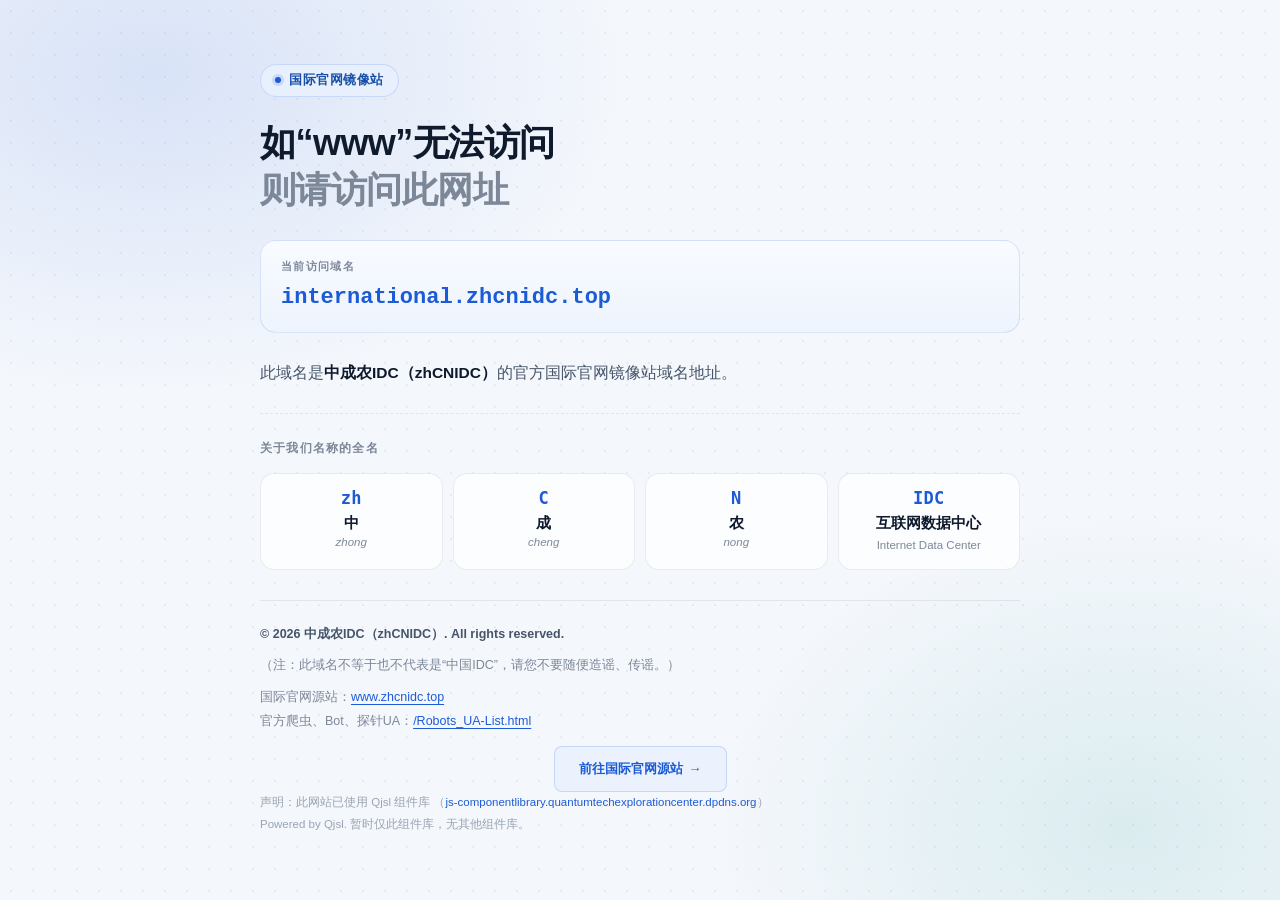
<file: index.html>
<!DOCTYPE html>
<html lang="zh-CN">
<head>
    <meta charset="UTF-8">
    <meta name="viewport" content="width=device-width, initial-scale=1.0">
    <meta name="description" content="international.zhcnidc.top 是中成农IDC（zhCNIDC）的官方国际官网镜像站域名地址。">
    <meta name="theme-color" content="#f4f7fc">
    <title>zhCNIDC · 官方国际官网镜像站</title>
    <link rel="icon" href="/favicon.ico">
    <link rel="stylesheet" href="/style.css">
</head>
<body>
    <main class="card">
        <p class="eyebrow">国际官网镜像站</p>
 
        <h1>如“www”无法访问<br><span class="muted">则请访问此网址</span></h1>
 
        <div class="domain-block">
            <span class="domain-label">当前访问域名</span>
            <p class="domain">international.zhcnidc.top</p>
        </div>
 
        <p class="lede">
            此域名是<strong>中成农IDC（zhCNIDC）</strong>的官方国际官网镜像站域名地址。
        </p>
 
        <section class="origin" aria-label="名称全称说明">
            <h2 class="origin-title">关于我们名称的全名</h2>
            <div class="origin-grid">
                <div class="origin-item">
                    <span class="origin-abbr">zh</span>
                    <span class="origin-char">中</span>
                    <span class="origin-pinyin">zhong</span>
                </div>
                <div class="origin-item">
                    <span class="origin-abbr">C</span>
                    <span class="origin-char">成</span>
                    <span class="origin-pinyin">cheng</span>
                </div>
                <div class="origin-item">
                    <span class="origin-abbr">N</span>
                    <span class="origin-char">农</span>
                    <span class="origin-pinyin">nong</span>
                </div>
                <div class="origin-item">
                    <span class="origin-abbr">IDC</span>
                    <span class="origin-char">互联网数据中心</span>
                    <span class="origin-desc">Internet Data Center</span>
                </div>
            </div>
        </section>
 
        <footer class="footer">
            <p class="copyright">© <span id="year">2026</span> 中成农IDC（zhCNIDC）. All rights reserved.</p>
            <p>（注：此域名不等于也不代表是“中国IDC”，请您不要随便造谣、传谣。）</p>
            <p>国际官网源站：<a href="https://www.zhcnidc.top">www.zhcnidc.top</a>
            <br>官方爬虫、Bot、探针UA：<a href="https://international.zhcnidc.top/Robots_UA-List.html">/Robots_UA-List.html</a></p>
            <a class="source-link" href="https://www.zhcnidc.top">前往国际官网源站</a>
            <p class="footnote">
                声明：此网站已使用 Qjsl 组件库
                （<a href="https://js-componentlibrary.quantumtechexplorationcenter.dpdns.org">js-componentlibrary.quantumtechexplorationcenter.dpdns.org</a>）<br>
                Powered by Qjsl. 暂时仅此组件库，无其他组件库。
            </p>
        </footer>
    </main>
 
    <script src="https://js-componentlibrary.quantumtechexplorationcenter.dpdns.org/Copyright.js"></script>
    <script src="https://js-componentlibrary.quantumtechexplorationcenter.dpdns.org/guard_against_gentlemen.js"></script>
</body>
</html>
</file>
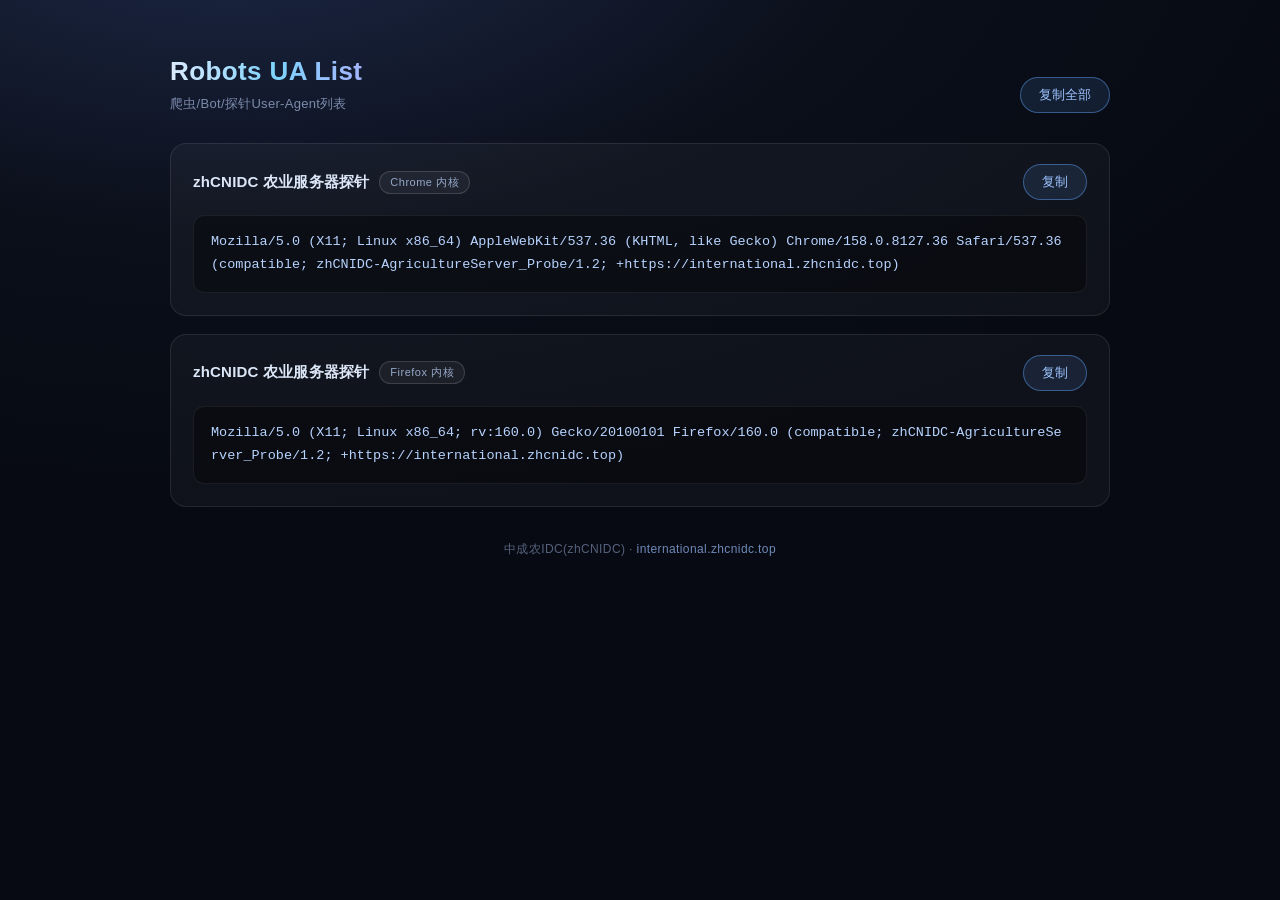
<file: Robots_UA-List.html>
<!DOCTYPE html>
<html lang="zh-CN">
<head>
<meta charset="UTF-8">
<meta name="viewport" content="width=device-width, initial-scale=1.0">
<title>Robots UA List</title>
<link rel="stylesheet" href="/Robots_UA-List.css">
</head>
<body>
<main>
  <div class="head">
    <div>
      <h1>Robots UA List</h1>
      <p class="sub">爬虫/Bot/探针User-Agent列表</p>
    </div>
    <button id="copyAll">复制全部</button>
  </div>

  <section class="card">
    <div class="card-head">
      <div class="title-wrap">
        <h2>zhCNIDC 农业服务器探针</h2>
        <span class="tag">Chrome 内核</span>
      </div>
      <button class="copy">复制</button>
    </div>
    <pre class="ua">Mozilla/5.0 (X11; Linux x86_64) AppleWebKit/537.36 (KHTML, like Gecko) Chrome/158.0.8127.36 Safari/537.36 (compatible; zhCNIDC-AgricultureServer_Probe/1.2; +https://international.zhcnidc.top)</pre>
  </section>

  <section class="card">
    <div class="card-head">
      <div class="title-wrap">
        <h2>zhCNIDC 农业服务器探针</h2>
        <span class="tag">Firefox 内核</span>
      </div>
      <button class="copy">复制</button>
    </div>
    <pre class="ua">Mozilla/5.0 (X11; Linux x86_64; rv:160.0) Gecko/20100101 Firefox/160.0 (compatible; zhCNIDC-AgricultureServer_Probe/1.2; +https://international.zhcnidc.top)</pre>
  </section>

  <footer>中成农IDC(zhCNIDC) · <a href="https://international.zhcnidc.top" target="_blank" rel="noopener">international.zhcnidc.top</a></footer>
</main>

<script src="/Robots_UA-List.js"></script>
</body>
</html>
</file>
<file: style.css>
:root {
    --ink: #0f1b2d;
    --ink-soft: #475569;
    --ink-faint: #7c8798;
    --accent: #1d5bd6;
    --accent-soft: #e8f0fe;
    --line: rgba(15, 27, 45, 0.08);
}

* { box-sizing: border-box; }

html { height: 100%; }

body {
    margin: 0;
    min-height: 100vh;
    display: grid;
    place-items: center;
    padding: clamp(20px, 5vw, 56px);
    font-family: -apple-system, BlinkMacSystemFont, "Segoe UI", "PingFang SC",
                 "Hiragino Sans GB", "Microsoft YaHei", "Noto Sans SC", sans-serif;
    color: var(--ink);
    background-color: #f4f7fc;
    background-image:
        radial-gradient(760px 520px at 12% 8%, rgba(29, 91, 214, 0.13), transparent 62%),
        radial-gradient(680px 520px at 88% 92%, rgba(13, 148, 136, 0.11), transparent 60%),
        radial-gradient(rgba(15, 27, 45, 0.055) 1px, transparent 1px);
    background-size: auto, auto, 22px 22px;
    -webkit-font-smoothing: antialiased;
    text-rendering: optimizeLegibility;
}

.card {
    position: relative;
    width: 100%;
    max-width: 760px;
    animation: rise 0.7s cubic-bezier(0.22, 1, 0.36, 1) both;
}

@keyframes rise {
    from { opacity: 0; transform: translateY(18px); }
    to   { opacity: 1; transform: translateY(0); }
}

.eyebrow {
    display: inline-flex;
    align-items: center;
    gap: 8px;
    margin: 0 0 22px;
    padding: 7px 14px;
    font-size: 12.5px;
    font-weight: 600;
    letter-spacing: 0.04em;
    color: #174ea6;
    background: var(--accent-soft);
    border: 1px solid rgba(29, 91, 214, 0.16);
    border-radius: 999px;
}

.eyebrow::before {
    content: "";
    width: 6px;
    height: 6px;
    border-radius: 50%;
    background: #1d5bd6;
    box-shadow: 0 0 0 3px rgba(29, 91, 214, 0.16);
}

h1 {
    margin: 0 0 26px;
    font-size: clamp(25px, 4.2vw, 36px);
    line-height: 1.32;
    font-weight: 800;
    letter-spacing: -0.015em;
    color: var(--ink);
    text-wrap: balance;
}

h1 .muted { color: var(--ink-faint); font-weight: 700; }

.domain-block {
    padding: 18px 20px;
    background: linear-gradient(180deg, #f8fbff, #eef4fe);
    border: 1px solid rgba(29, 91, 214, 0.14);
    border-radius: 16px;
}

.domain-label {
    display: block;
    margin-bottom: 8px;
    font-size: 11px;
    font-weight: 700;
    letter-spacing: 0.12em;
    text-transform: uppercase;
    color: var(--ink-faint);
}

.domain {
    margin: 0;
    font-family: ui-monospace, "SFMono-Regular", "Cascadia Code", Consolas, "Courier New", monospace;
    font-size: clamp(16px, 3.4vw, 22px);
    font-weight: 700;
    line-height: 1.45;
    color: var(--accent);
    word-break: break-all;
}

.lede {
    margin: 26px 0 0;
    font-size: 15.5px;
    line-height: 1.85;
    color: var(--ink-soft);
}

.lede strong {
    color: var(--ink);
    font-weight: 700;
}

.origin {
    margin-top: 26px;
    padding-top: 26px;
    border-top: 1px dashed var(--line);
}

.origin-title {
    margin: 0 0 16px;
    font-size: 12px;
    font-weight: 700;
    letter-spacing: 0.1em;
    text-transform: uppercase;
    color: var(--ink-faint);
}

.origin-grid {
    display: grid;
    grid-template-columns: repeat(4, minmax(0, 1fr));
    gap: 10px;
}

.origin-item {
    padding: 14px 12px;
    background: rgba(255, 255, 255, 0.72);
    border: 1px solid var(--line);
    border-radius: 14px;
    text-align: center;
    transition: transform 0.25s ease, border-color 0.25s ease, box-shadow 0.25s ease;
}

.origin-item:hover {
    transform: translateY(-2px);
    border-color: rgba(29, 91, 214, 0.3);
    box-shadow: 0 10px 22px -14px rgba(29, 91, 214, 0.45);
}

.origin-abbr {
    display: block;
    font-family: ui-monospace, "SFMono-Regular", Consolas, monospace;
    font-size: 17px;
    font-weight: 800;
    color: var(--accent);
    letter-spacing: 0.02em;
}

.origin-char {
    display: block;
    margin-top: 6px;
    font-size: 15px;
    font-weight: 700;
    color: var(--ink);
}

.origin-pinyin {
    display: block;
    margin-top: 3px;
    font-size: 11.5px;
    color: var(--ink-faint);
    font-style: italic;
}

.origin-desc {
    display: block;
    margin-top: 4px;
    font-size: 11.5px;
    line-height: 1.5;
    color: var(--ink-faint);
}

.footer {
    margin-top: 30px;
    padding-top: 22px;
    border-top: 1px solid var(--line);
    font-size: 12.5px;
    line-height: 1.9;
    color: var(--ink-faint);
}

.footer p { margin: 0; }
.footer p + p { margin-top: 8px; }

.copyright {
    font-weight: 600;
    color: var(--ink-soft);
}

.footer a {
    color: var(--accent);
    text-decoration: underline;
    text-decoration-thickness: 1px;
    text-underline-offset: 3px;
    word-break: break-all;
}

.footer a:hover { color: #174ea6; }

.footer a.source-link,
.footer .footnote a {
    text-decoration: none;
}

.footer .footnote a:hover {
    text-decoration: underline;
}

.source-link {
    display: flex;
    align-items: center;
    justify-content: center;
    gap: 6px;
    width: fit-content;
    margin: 12px auto 0;
    padding: 10px 24px;
    font-size: 13px;
    font-weight: 600;
    color: var(--accent);
    background: rgba(232, 240, 254, 0.72);
    border: 1px solid rgba(29, 91, 214, 0.18);
    border-radius: 8px;
    transition: background 0.2s ease, box-shadow 0.2s ease, transform 0.2s ease;
}

.source-link::after {
    content: "→";
    transition: transform 0.2s ease;
}

.source-link:hover {
    background: #e1ecff;
    transform: translateY(-1px);
    box-shadow: 0 10px 20px -14px rgba(29, 91, 214, 0.7);
}

.source-link:hover::after { transform: translateX(2px); }

.footnote {
    margin-top: 14px;
    font-size: 11.5px;
    color: #9aa4b2;
}

a:focus-visible,
.origin-item:focus-visible {
    outline: 2px solid var(--accent);
    outline-offset: 3px;
    border-radius: 8px;
}

@media (max-width: 560px) {
    .origin-grid { grid-template-columns: repeat(2, minmax(0, 1fr)); }
}

@media (prefers-reduced-motion: reduce) {
    *, *::before, *::after {
        animation-duration: 0.001ms !important;
        transition-duration: 0.001ms !important;
    }
}
</file>
<file: Robots_UA-List.css>
* { box-sizing: border-box; margin: 0; padding: 0; }
  body {
    min-height: 100vh;
    background: radial-gradient(1200px 620px at 18% -12%, #1e2a4a 0%, #0b0f1a 55%, #070a12 100%);
    color: #e6ecf5;
    font-family: -apple-system, BlinkMacSystemFont, "Segoe UI", "PingFang SC", "Microsoft YaHei", sans-serif;
    padding: 56px 20px 80px;
    display: flex;
    justify-content: center;
  }
  main { width: 100%; max-width: 940px; }

  .head {
    display: flex;
    align-items: flex-end;
    justify-content: space-between;
    gap: 18px;
    flex-wrap: wrap;
    margin-bottom: 30px;
  }
  h1 {
    font-size: 26px;
    font-weight: 650;
    letter-spacing: .4px;
    background: linear-gradient(92deg, #dbeafe, #7dd3fc 55%, #a5b4fc);
    -webkit-background-clip: text;
    background-clip: text;
    color: transparent;
  }
  .sub {
    margin-top: 8px;
    font-size: 13px;
    color: #7c8bab;
    letter-spacing: .3px;
  }

  button {
    font: inherit;
    font-size: 13px;
    padding: 8px 18px;
    border-radius: 999px;
    border: 1px solid rgba(96,165,250,.45);
    background: rgba(96,165,250,.12);
    color: #9dc4ff;
    cursor: pointer;
    white-space: nowrap;
    transition: background .18s, color .18s, border-color .18s, transform .12s;
  }
  button:hover { background: rgba(96,165,250,.24); color: #d6e7ff; border-color: rgba(96,165,250,.75); }
  button:active { transform: scale(.96); }
  button.done {
    border-color: rgba(52,211,153,.6);
    background: rgba(52,211,153,.16);
    color: #6ee7b7;
  }
  button.fail {
    border-color: rgba(248,113,113,.6);
    background: rgba(248,113,113,.16);
    color: #fca5a5;
  }

  .card {
    background: rgba(255,255,255,.035);
    border: 1px solid rgba(255,255,255,.09);
    border-radius: 16px;
    padding: 20px 22px 22px;
    margin-bottom: 18px;
    transition: border-color .22s, transform .22s, box-shadow .22s;
  }
  .card:hover {
    border-color: rgba(96,165,250,.42);
    transform: translateY(-2px);
    box-shadow: 0 14px 40px -22px rgba(96,165,250,.7);
  }

  .card-head {
    display: flex;
    align-items: center;
    justify-content: space-between;
    gap: 14px;
    flex-wrap: wrap;
  }
  .title-wrap { display: flex; align-items: center; gap: 10px; flex-wrap: wrap; }
  h2 { font-size: 15px; font-weight: 600; color: #dbe6f7; letter-spacing: .2px; }

  .tag {
    font-size: 11px;
    padding: 3px 10px;
    border-radius: 999px;
    letter-spacing: .5px;
    border: 1px solid rgba(255,255,255,.14);
    color: #94a8c8;
    background: rgba(255,255,255,.05);
  }

  .ua {
    font-family: ui-monospace, SFMono-Regular, Menlo, Consolas, "Liberation Mono", monospace;
    font-size: 13.5px;
    line-height: 1.7;
    color: #b7d3ff;
    background: rgba(0,0,0,.36);
    border: 1px solid rgba(255,255,255,.07);
    border-radius: 11px;
    padding: 15px 17px;
    margin-top: 15px;
    white-space: pre-wrap;
    word-break: break-all;
    user-select: all;
  }

  footer {
    margin-top: 34px;
    text-align: center;
    font-size: 12px;
    color: #55627d;
    letter-spacing: .4px;
  }
  footer a { color: #6f8ab8; text-decoration: none; }
  footer a:hover { color: #9dc4ff; }

  @media (max-width: 560px) {
    body { padding: 34px 14px 60px; }
    h1 { font-size: 21px; }
    .ua { font-size: 12.5px; }
  }
</file>
